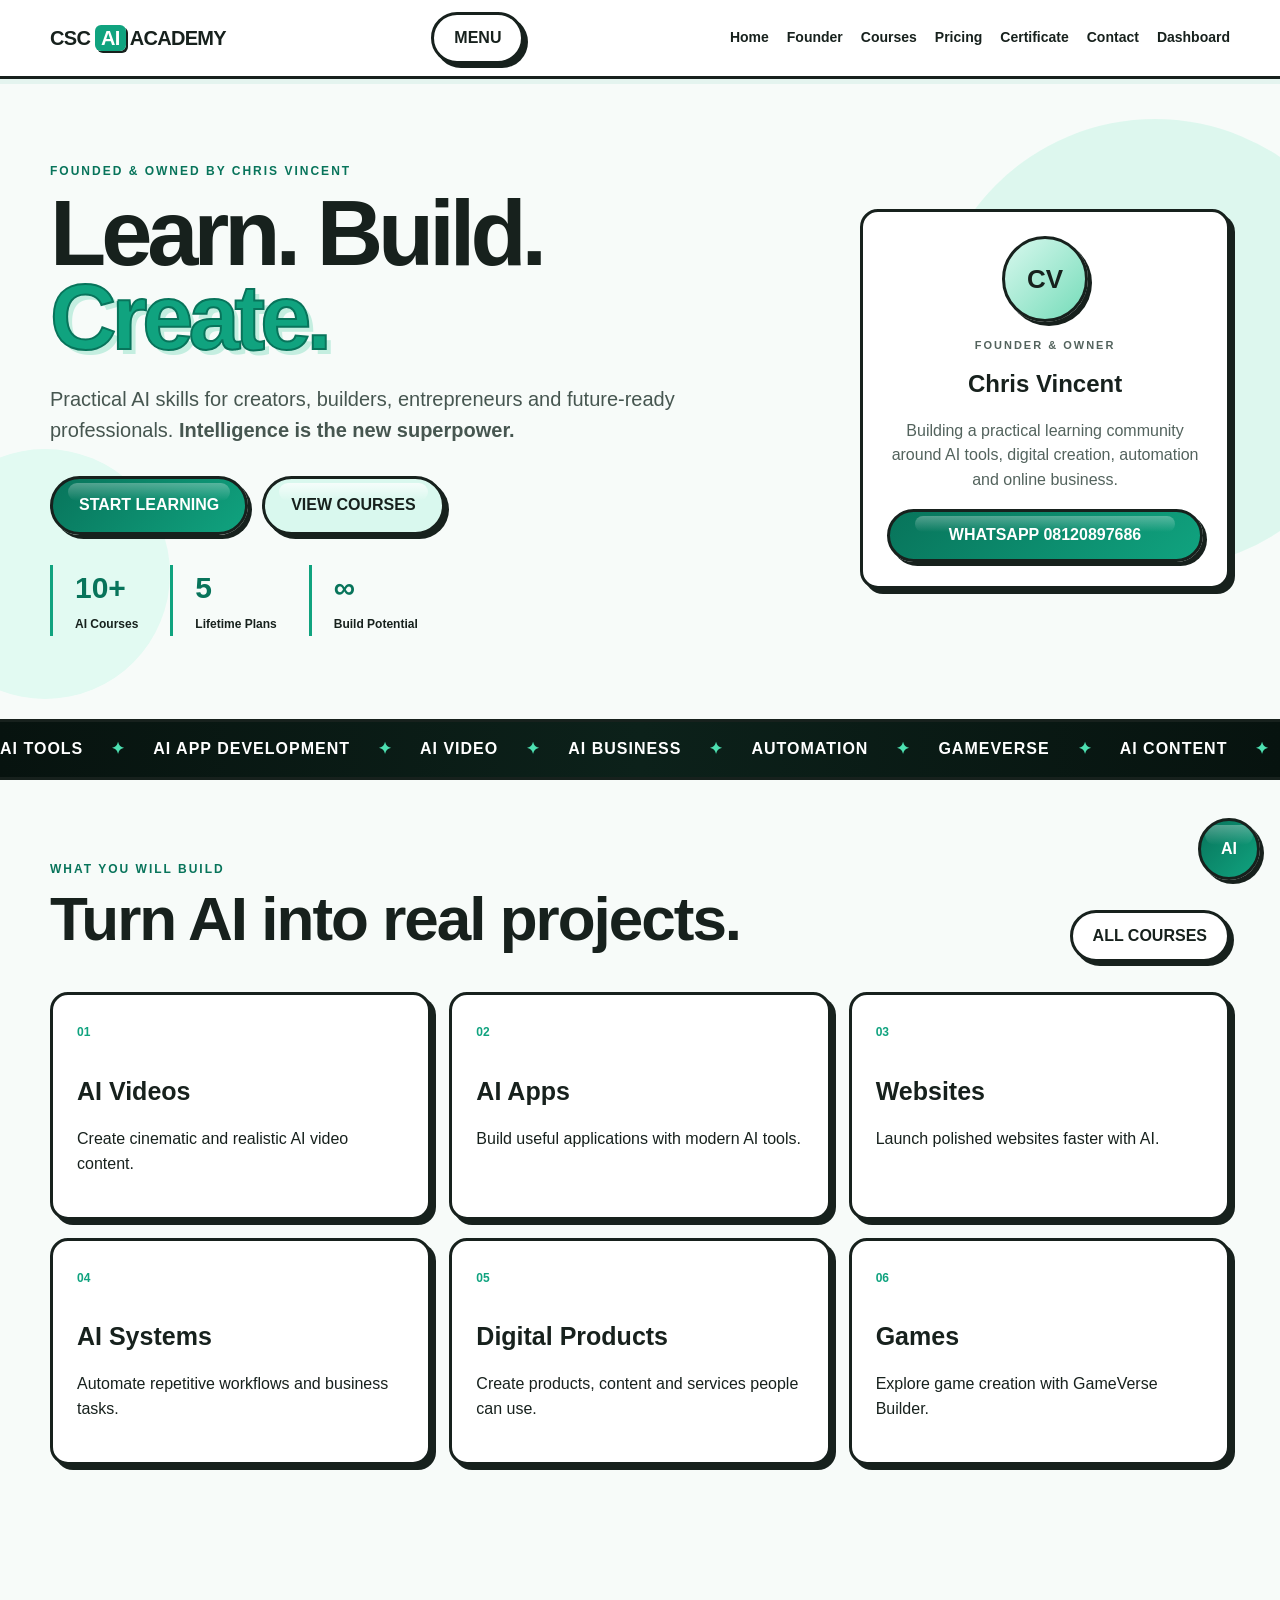
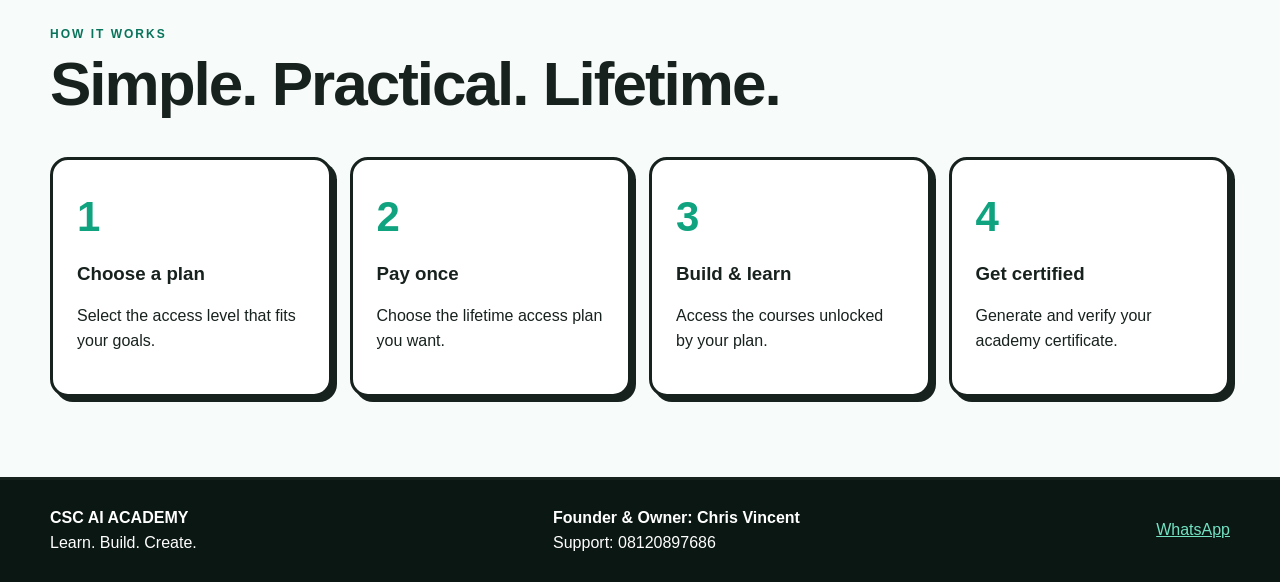
<file: index.html>
<!DOCTYPE html>
<html lang="en">
<head>
  <meta charset="UTF-8">
  <meta name="viewport" content="width=device-width, initial-scale=1.0">
  <meta name="theme-color" content="#ffffff">
  <meta name="description" content="CSC AI ACADEMY — Learn. Build. Create.">
  <title>CSC AI ACADEMY | Chris Vincent</title>
  <link rel="stylesheet" href="style.css">
</head>

<body>

  <!-- LOADER -->
  <div id="loader" class="loader">
    <div class="loader-box">
      <strong>CSC AI • CHRIS VINCENT</strong>
      <div class="loader-bar">
        <span></span>
      </div>
    </div>
  </div>

  <!-- NAVIGATION -->
  <header class="nav-wrap">
    <nav class="nav container">

      <a href="#home" class="brand" onclick="go('home'); return false;">
        CSC <span>AI</span> ACADEMY
      </a>

      <button class="nav-toggle btn outline" id="navToggle">
        MENU
      </button>

      <div class="nav-links" id="navLinks">
        <a href="#home" onclick="go('home'); return false;">Home</a>
        <a href="#founder" onclick="go('founder'); return false;">Founder</a>
        <a href="#courses" onclick="go('courses'); return false;">Courses</a>
        <a href="#pricing" onclick="go('pricing'); return false;">Pricing</a>
        <a href="#certificate" onclick="go('certificate'); return false;">Certificate</a>
        <a href="#contact" onclick="go('contact'); return false;">Contact</a>
        <a href="dashboard.html">Dashboard</a>
      </div>

    </nav>
  </header>


  <main>

    <!-- HOME -->
    <section id="home" class="page active">

      <div class="container hero">

        <div class="hero-copy">

          <div class="eyebrow">
            FOUNDED & OWNED BY CHRIS VINCENT
          </div>

          <h1>
            Learn. Build.
            <span>Create.</span>
          </h1>

          <p class="hero-sub">
            Practical AI skills for creators, builders, entrepreneurs
            and future-ready professionals.
            <b>Intelligence is the new superpower.</b>
          </p>

          <div class="actions">

            <button
              class="btn premium big"
              onclick="go('pricing')">
              START LEARNING
            </button>

            <button
              class="btn ghost big"
              onclick="go('courses')">
              VIEW COURSES
            </button>

          </div>

          <div class="hero-stats">

            <div>
              <b>10+</b>
              <span>AI Courses</span>
            </div>

            <div>
              <b>5</b>
              <span>Lifetime Plans</span>
            </div>

            <div>
              <b>∞</b>
              <span>Build Potential</span>
            </div>

          </div>

        </div>


        <div class="founder-mini card">

          <div class="avatar">
            CV
          </div>

          <p class="mini-label">
            FOUNDER & OWNER
          </p>

          <h2>
            Chris Vincent
          </h2>

          <p>
            Building a practical learning community around
            AI tools, digital creation, automation and online business.
          </p>

          <a
            class="btn premium w100"
            href="https://wa.me/2348120897686"
            target="_blank">
            WHATSAPP 08120897686
          </a>

        </div>

      </div>


      <!-- MARQUEE -->

      <div class="marquee">

        <div class="marquee-track">

          <span>AI TOOLS</span>
          <i>✦</i>

          <span>AI APP DEVELOPMENT</span>
          <i>✦</i>

          <span>AI VIDEO</span>
          <i>✦</i>

          <span>AI BUSINESS</span>
          <i>✦</i>

          <span>AUTOMATION</span>
          <i>✦</i>

          <span>GAMEVERSE</span>
          <i>✦</i>

          <span>AI CONTENT</span>
          <i>✦</i>

        </div>

      </div>


      <!-- WHAT YOU WILL BUILD -->

      <div class="container section">

        <div class="section-head">

          <div>

            <p class="eyebrow">
              WHAT YOU WILL BUILD
            </p>

            <h2>
              Turn AI into real projects.
            </h2>

          </div>

          <button
            class="btn outline"
            onclick="go('courses')">
            ALL COURSES
          </button>

        </div>


        <div class="build-grid">

          <article class="card build">
            <span>01</span>
            <h3>AI Videos</h3>
            <p>
              Create cinematic and realistic AI video content.
            </p>
          </article>

          <article class="card build">
            <span>02</span>
            <h3>AI Apps</h3>
            <p>
              Build useful applications with modern AI tools.
            </p>
          </article>

          <article class="card build">
            <span>03</span>
            <h3>Websites</h3>
            <p>
              Launch polished websites faster with AI.
            </p>
          </article>

          <article class="card build">
            <span>04</span>
            <h3>AI Systems</h3>
            <p>
              Automate repetitive workflows and business tasks.
            </p>
          </article>

          <article class="card build">
            <span>05</span>
            <h3>Digital Products</h3>
            <p>
              Create products, content and services people can use.
            </p>
          </article>

          <article class="card build">
            <span>06</span>
            <h3>Games</h3>
            <p>
              Explore game creation with GameVerse Builder.
            </p>
          </article>

        </div>

      </div>


      <!-- HOW IT WORKS -->

      <div class="container section">

        <div class="section-head">

          <div>

            <p class="eyebrow">
              HOW IT WORKS
            </p>

            <h2>
              Simple. Practical. Lifetime.
            </h2>

          </div>

        </div>


        <div class="steps">

          <div class="step card">
            <b>1</b>
            <h3>Choose a plan</h3>
            <p>
              Select the access level that fits your goals.
            </p>
          </div>

          <div class="step card">
            <b>2</b>
            <h3>Pay once</h3>
            <p>
              Choose the lifetime access plan you want.
            </p>
          </div>

          <div class="step card">
            <b>3</b>
            <h3>Build & learn</h3>
            <p>
              Access the courses unlocked by your plan.
            </p>
          </div>

          <div class="step card">
            <b>4</b>
            <h3>Get certified</h3>
            <p>
              Generate and verify your academy certificate.
            </p>
          </div>

        </div>

      </div>

    </section>


    <!-- FOUNDER -->

    <section id="founder" class="page">

      <div class="container section">

        <div class="founder-hero card">

          <div class="avatar avatar-lg">
            CV
          </div>

          <div>

            <p class="eyebrow">
              FOUNDER & OWNER
            </p>

            <h1>
              Chris Vincent
            </h1>

            <p class="tagline">
              Learn. Build. Create.
            </p>

            <p>
              Founder of <b>CSC AI ACADEMY</b>, a practical
              academy focused on helping people understand and
              apply artificial intelligence to content, products,
              websites, apps, automation and business.
            </p>

            <a
              class="btn premium"
              href="https://wa.me/2348120897686"
              target="_blank">
              CHAT WITH CHRIS
            </a>

          </div>

        </div>


        <div class="two-col">

          <article class="card">

            <p class="eyebrow">
              THE STORY
            </p>

            <h2>
              From curiosity to creation.
            </h2>

            <p>
              CSC AI ACADEMY is built around a simple idea:
              AI should be learned by doing.
            </p>

            <p>
              Instead of keeping AI as theory, the academy
              organizes practical tracks around tools and projects
              that learners can turn into real digital work.
            </p>

          </article>


          <article class="card">

            <p class="eyebrow">
              THE MISSION
            </p>

            <h2>
              Make AI practical.
            </h2>

            <ul class="clean-list">

              <li>Learn modern AI tools.</li>

              <li>Build useful digital projects.</li>

              <li>Create professional content.</li>

              <li>Automate repetitive work.</li>

              <li>Explore AI-powered business models.</li>

            </ul>

          </article>

        </div>


        <div class="stats-grid">

          <div class="card stat-card">
            <b>10+</b>
            <span>Core courses</span>
          </div>

          <div class="card stat-card">
            <b>5</b>
            <span>Access tiers</span>
          </div>

          <div class="card stat-card">
            <b>1×</b>
            <span>Lifetime payment</span>
          </div>

          <div class="card stat-card">
            <b>24/7</b>
            <span>Digital access</span>
          </div>

        </div>

      </div>

    </section>


    <!-- COURSES -->

    <section id="courses" class="page">

      <div class="container section">

        <div class="section-head">

          <div>

            <p class="eyebrow">
              THE ACADEMY
            </p>

            <h1>
              10 AI learning tracks
            </h1>

            <p>
              Choose a plan in Pricing to unlock your courses.
            </p>

          </div>

          <button
            class="btn premium"
            onclick="go('pricing')">
            SEE PLANS
          </button>

        </div>

        <div id="coursesGrid" class="course-grid"></div>

      </div>

    </section>


    <!-- PRICING -->

    <section id="pricing" class="page">

      <div class="container section">

        <div class="section-head">

          <div>

            <p class="eyebrow">
              ONE PAYMENT • LIFETIME ACCESS
            </p>

            <h1>
              Choose your build level.
            </h1>

            <p>
              Prices are shown in Nigerian Naira.
            </p>

          </div>

        </div>

        <div id="pricingGrid" class="pricing-grid"></div>

        <div class="card compare-wrap">

          <h2>
            Plan comparison
          </h2>

          <div class="table-scroll">
            <table id="compareTable"></table>
          </div>

        </div>

      </div>

    </section>


    <!-- CERTIFICATE -->

    <section id="certificate" class="page">

      <div class="container section">

        <div class="section-head">

          <div>

            <p class="eyebrow">
              CERTIFICATION
            </p>

            <h1>
              Generate & verify your certificate.
            </h1>

            <p>
              Create your CSC AI ACADEMY certificate.
            </p>

          </div>

        </div>


        <div class="two-col">

          <form class="card form" id="certForm">

            <label>
              Full name

              <input
                id="certName"
                required
                maxlength="80"
                placeholder="Your full name">
            </label>


            <label>
              Plan

              <select id="certPlan" required></select>

            </label>


            <label>
              Date

              <input
                id="certDate"
                type="date"
                required>
            </label>


            <button
              class="btn premium big w100"
              type="submit">
              GENERATE CERTIFICATE
            </button>

          </form>


          <div
            id="certificatePreview"
            class="certificate-paper empty">

            <p>
              Certificate preview will appear here.
            </p>

          </div>

        </div>


        <div class="card form verify-box">

          <h2>
            Verify certificate
          </h2>

          <div class="inline-form">

            <input
              id="verifyId"
              placeholder="CSC-XXXX">

            <button
              class="btn"
              onclick="verifyCertificate()">
              VERIFY
            </button>

          </div>

          <div id="verifyResult"></div>

        </div>

      </div>

    </section>


    <!-- CONTACT -->

    <section id="contact" class="page">

      <div class="container section">

        <div class="section-head">

          <div>

            <p class="eyebrow">
              CONTACT
            </p>

            <h1>
              Talk to CSC AI ACADEMY.
            </h1>

          </div>

        </div>


        <div class="two-col">

          <div class="card contact-card">

            <div class="avatar">
              CV
            </div>

            <p class="eyebrow">
              FOUNDER & OWNER
            </p>

            <h2>
              Chris Vincent
            </h2>

            <p>
              <b>CSC AI ACADEMY</b>
            </p>

            <p>
              Learn. Build. Create.
            </p>

            <p>
              Intelligence is the new superpower.
            </p>

            <a
              class="btn premium w100"
              href="https://wa.me/2348120897686"
              target="_blank">
              WHATSAPP 08120897686
            </a>

          </div>


          <form
            class="card form"
            id="contactForm">

            <h2>
              Send a WhatsApp message
            </h2>

            <label>
              Your name

              <input
                id="contactName"
                required
                maxlength="80"
                placeholder="Your name">

            </label>


            <label>
              Message

              <textarea
                id="contactMessage"
                required
                maxlength="1000"
                rows="6"
                placeholder="How can we help?"></textarea>

            </label>


            <button
              class="btn premium big w100"
              type="submit">
              OPEN WHATSAPP
            </button>

          </form>

        </div>

      </div>

    </section>

  </main>


  <!-- FOOTER -->

  <footer class="footer">

    <div class="container footer-inner">

      <div>
        <b>CSC AI ACADEMY</b>
        <span>
          Learn. Build. Create.
        </span>
      </div>

      <div>
        <b>
          Founder & Owner: Chris Vincent
        </b>

        <span>
          Support: 08120897686
        </span>
      </div>

      <a
        href="https://wa.me/2348120897686"
        target="_blank">
        WhatsApp
      </a>

    </div>

  </footer>


  <!-- AI ASSISTANT -->

  <button
    id="aiButton"
    class="ai-button btn premium">
    AI
  </button>


  <aside
    id="aiPanel"
    class="ai-panel">

    <div class="ai-head">

      <div>

        <b>
          CSC AI Assistant
        </b>

        <small>
          Chris Vincent • 08120897686
        </small>

      </div>

      <button
        class="close-ai"
        onclick="toggleAI()">
        ×
      </button>

    </div>


    <div
      id="aiMessages"
      class="ai-messages">

      <div class="ai-msg bot">
        Hi! I'm the CSC AI Assistant.
        Ask about courses, plans, certificates
        or contacting Chris Vincent.
      </div>

    </div>


    <form
      id="aiForm"
      class="ai-form">

      <input
        id="aiInput"
        required
        placeholder="Ask a question...">

      <button
        class="btn premium"
        type="submit">
        SEND
      </button>

    </form>

  </aside>


  <script src="app.js"></script>

</body>
</html>
</file>
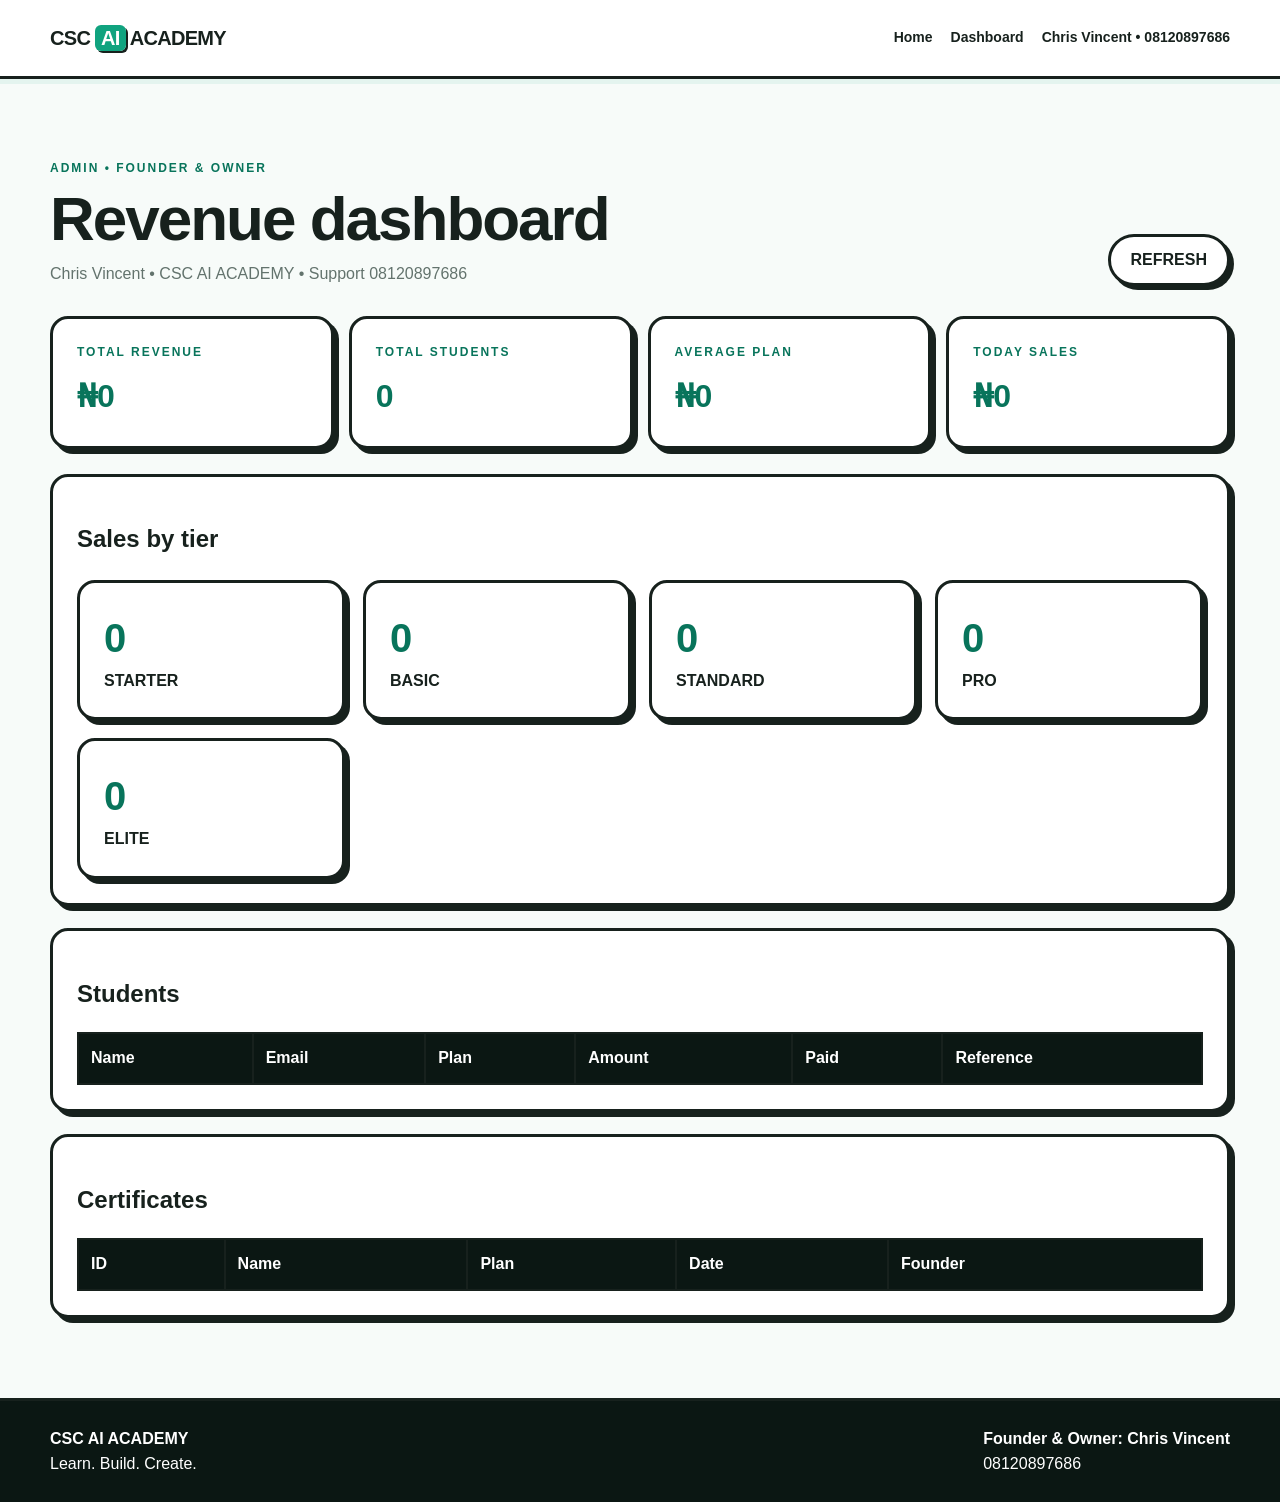
<file: admin.html>
<!DOCTYPE html>
<html lang="en">

<head>

  <meta charset="UTF-8">

  <meta
    name="viewport"
    content="width=device-width, initial-scale=1.0">

  <title>
    Admin | CSC AI ACADEMY
  </title>

  <link
    rel="stylesheet"
    href="style.css">

</head>


<body>


<header class="nav-wrap">

  <nav class="nav container">

    <a
      class="brand"
      href="index.html">

      CSC <span>AI</span> ACADEMY

    </a>


    <div
      class="nav-links"
      style="display:flex">

      <a href="index.html">
        Home
      </a>

      <a href="dashboard.html">
        Dashboard
      </a>

      <a
        href="https://wa.me/2348120897686"
        target="_blank">

        Chris Vincent • 08120897686

      </a>

    </div>

  </nav>

</header>


<main class="container section">


<div class="section-head">

  <div>

    <p class="eyebrow">
      ADMIN • FOUNDER & OWNER
    </p>

    <h1>
      Revenue dashboard
    </h1>

    <p>
      Chris Vincent
      •
      CSC AI ACADEMY
      •
      Support 08120897686
    </p>

  </div>


  <button
    class="btn outline"
    onclick="refreshAdmin()">

    REFRESH

  </button>

</div>


<div
  id="stats"
  class="admin-grid">
</div>


<div
  class="card"
  style="margin-bottom:22px">

  <h2>
    Sales by tier
  </h2>

  <div
    id="tiers"
    class="stats-grid">
  </div>

</div>


<div
  class="card"
  style="margin-bottom:22px">

  <h2>
    Students
  </h2>

  <div class="admin-table">

    <table id="students"></table>

  </div>

</div>


<div class="card">

  <h2>
    Certificates
  </h2>

  <div class="admin-table">

    <table id="certs"></table>

  </div>

</div>


</main>


<footer class="footer">

  <div class="container footer-inner">

    <div>

      <b>
        CSC AI ACADEMY
      </b>

      <span>
        Learn. Build. Create.
      </span>

    </div>


    <div>

      <b>
        Founder & Owner: Chris Vincent
      </b>

      <span>
        08120897686
      </span>

    </div>

  </div>

</footer>


<script>

const PLANS = {

  STARTER:5000,

  BASIC:10000,

  STANDARD:20000,

  PRO:50000,

  ELITE:100000

};


function users(){

  try{

    return JSON.parse(
      localStorage.getItem(
        "csc_users"
      ) || "[]"
    );

  }catch(error){

    return [];

  }

}


function certificates(){

  try{

    return JSON.parse(
      localStorage.getItem(
        "csc_certificates"
      ) || "[]"
    );

  }catch(error){

    return [];

  }

}


function refreshAdmin(){

  const students =
    users();


  const certs =
    certificates();


  const total =
    students.reduce(
      (sum,user) =>
        sum +
        Number(
          user.amount ||
          PLANS[user.plan] ||
          0
        ),
      0
    );


  const average =
    students.length
    ?
    total / students.length
    :
    0;


  const today =
    new Date()
      .toISOString()
      .slice(0,10);


  const todaySales =
    students
      .filter(
        user =>
          String(
            user.paidAt || ""
          ).slice(0,10)
          === today
      )
      .reduce(
        (sum,user) =>
          sum +
          Number(
            user.amount ||
            PLANS[user.plan] ||
            0
          ),
        0
      );


  document.getElementById(
    "stats"
  ).innerHTML = [

    [
      "TOTAL REVENUE",
      "₦" +
      total.toLocaleString("en-NG")
    ],

    [
      "TOTAL STUDENTS",
      students.length
    ],

    [
      "AVERAGE PLAN",
      "₦" +
      Math.round(
        average
      ).toLocaleString("en-NG")
    ],

    [
      "TODAY SALES",
      "₦" +
      todaySales.toLocaleString("en-NG")
    ]

  ].map(
    item => `

      <div class="card admin-stat">

        <p class="eyebrow">
          ${item[0]}
        </p>

        <b>
          ${item[1]}
        </b>

      </div>

    `
  ).join("");


  const counts = {

    STARTER:0,

    BASIC:0,

    STANDARD:0,

    PRO:0,

    ELITE:0

  };


  students.forEach(
    user => {

      if(
        counts[user.plan] !==
        undefined
      ){

        counts[user.plan]++;

      }

    }
  );


  document.getElementById(
    "tiers"
  ).innerHTML =

    Object.entries(
      counts
    ).map(
      ([name,count]) => `

        <div class="card stat-card">

          <b>
            ${count}
          </b>

          <span>
            ${name}
          </span>

        </div>

      `
    ).join("");


  document.getElementById(
    "students"
  ).innerHTML = `

    <thead>

      <tr>

        <th>Name</th>

        <th>Email</th>

        <th>Plan</th>

        <th>Amount</th>

        <th>Paid</th>

        <th>Reference</th>

      </tr>

    </thead>

    <tbody>

      ${
        students.map(
          user => `

            <tr>

              <td>
                ${escapeHTML(user.name)}
              </td>

              <td>
                ${escapeHTML(user.email)}
              </td>

              <td>
                ${escapeHTML(user.plan)}
              </td>

              <td>
                ₦${Number(
                  user.amount || 0
                ).toLocaleString("en-NG")}
              </td>

              <td>
                ${escapeHTML(
                  user.paidAt || ""
                ).slice(0,10)}
              </td>

              <td>
                ${escapeHTML(
                  user.reference || ""
                )}
              </td>

            </tr>

          `
        ).join("")
      }

    </tbody>

  `;


  document.getElementById(
    "certs"
  ).innerHTML = `

    <thead>

      <tr>

        <th>ID</th>

        <th>Name</th>

        <th>Plan</th>

        <th>Date</th>

        <th>Founder</th>

      </tr>

    </thead>

    <tbody>

      ${
        certs.map(
          cert => `

            <tr>

              <td>
                ${escapeHTML(cert.id)}
              </td>

              <td>
                ${escapeHTML(cert.name)}
              </td>

              <td>
                ${escapeHTML(cert.plan)}
              </td>

              <td>
                ${escapeHTML(cert.date)}
              </td>

              <td>
                Chris Vincent
              </td>

            </tr>

          `
        ).join("")
      }

    </tbody>

  `;

}


function escapeHTML(value){

  return String(
    value ?? ""
  ).replace(
    /[&<>"']/g,
    character => ({

      "&":"&amp;",
      "<":"&lt;",
      ">":"&gt;",
      '"':"&quot;",
      "'":"&#039;"

    })[character]
  );

}


refreshAdmin();

</script>


</body>
</html>
</file>
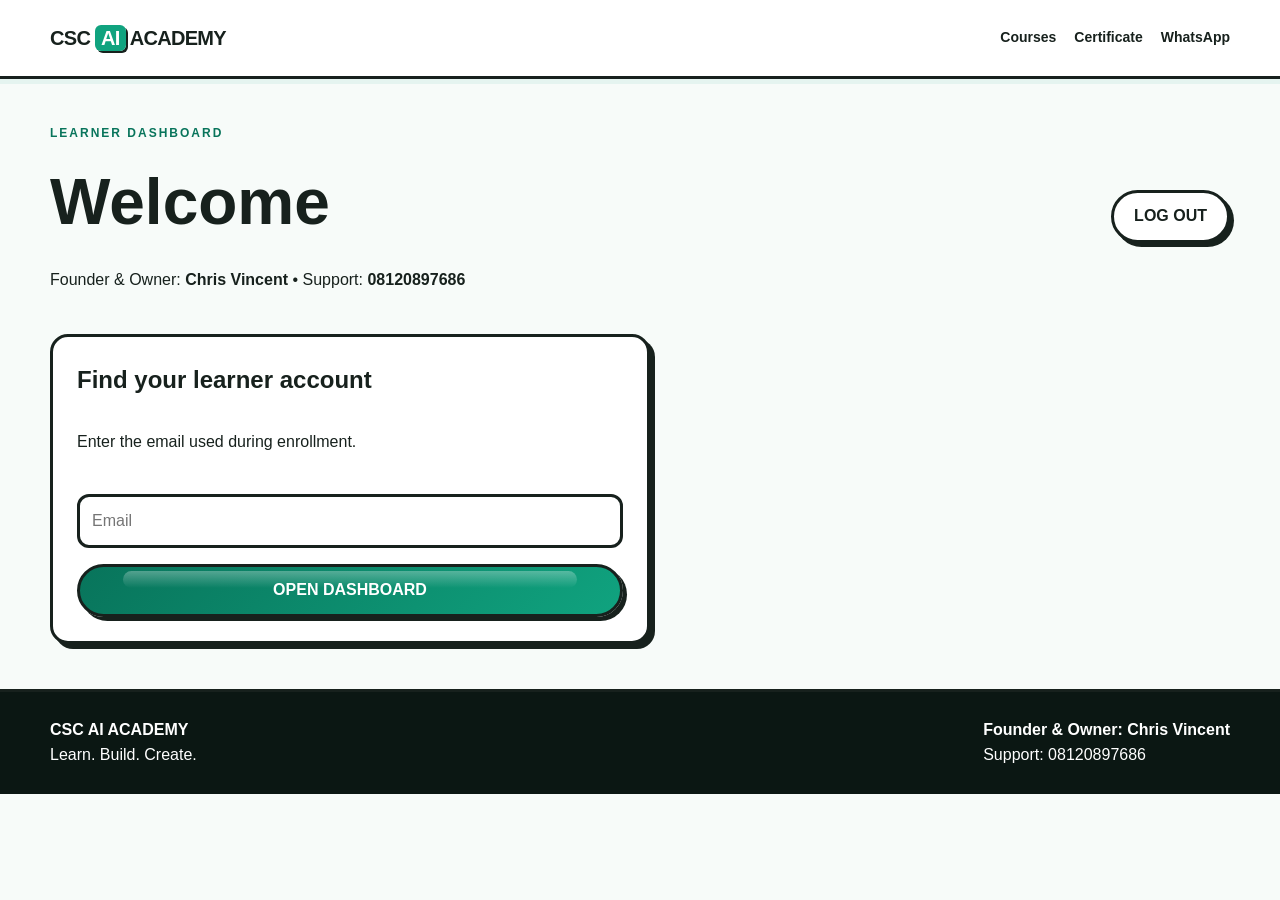
<file: dashboard.html>
<!DOCTYPE html>
<html lang="en">

<head>

  <meta charset="UTF-8">

  <meta
    name="viewport"
    content="width=device-width, initial-scale=1.0">

  <title>
    Dashboard | CSC AI ACADEMY
  </title>

  <link
    rel="stylesheet"
    href="style.css">

</head>


<body class="dashboard-shell">


<header class="nav-wrap">

  <nav class="nav container">

    <a
      class="brand"
      href="index.html">

      CSC <span>AI</span> ACADEMY

    </a>


    <div
      class="nav-links"
      style="display:flex">

      <a href="index.html#courses">
        Courses
      </a>

      <a href="index.html#certificate">
        Certificate
      </a>

      <a
        href="https://wa.me/2348120897686"
        target="_blank">

        WhatsApp

      </a>

    </div>

  </nav>

</header>


<main class="container dash-main">


<div class="dash-head">

  <div>

    <p class="eyebrow">
      LEARNER DASHBOARD
    </p>

    <h1 id="welcome">
      Welcome
    </h1>

    <p>
      Founder & Owner:
      <b>Chris Vincent</b>

      •

      Support:
      <b>08120897686</b>
    </p>

  </div>


  <button
    class="btn outline"
    onclick="logout()">

    LOG OUT

  </button>

</div>


<!-- LOGIN -->

<div
  id="loginBox"
  class="card form"
  style="max-width:600px;display:none">

  <h2>
    Find your learner account
  </h2>

  <p>
    Enter the email used during enrollment.
  </p>

  <input
    id="loginEmail"
    type="email"
    placeholder="Email">

  <button
    class="btn premium"
    onclick="login()">

    OPEN DASHBOARD

  </button>

</div>


<!-- DASHBOARD -->

<div
  id="dashContent"
  style="display:none">


<div class="dash-grid">


  <div class="card dash-card">

    <p class="eyebrow">
      YOUR PLAN
    </p>

    <h2 id="planName">
      —
    </h2>

    <p id="planAmount">
      —
    </p>

    <p>
      Lifetime access model
    </p>

  </div>


  <div class="card dash-card">

    <p class="eyebrow">
      STUDENT
    </p>

    <h2 id="studentName">
      —
    </h2>

    <p id="studentEmail">
      —
    </p>

  </div>


  <div class="card dash-card">

    <p class="eyebrow">
      SUPPORT
    </p>

    <h2>
      Chris Vincent
    </h2>

    <p>
      Founder & Owner
    </p>

    <a
      class="btn premium w100"
      href="https://wa.me/2348120897686"
      target="_blank">

      WHATSAPP

    </a>

  </div>


</div>


<div
  class="card"
  style="margin-top:18px">


  <div class="section-head">

    <div>

      <p class="eyebrow">
        YOUR COURSES
      </p>

      <h2>
        Unlocked learning
      </h2>

    </div>


    <a
      class="btn outline"
      href="index.html#certificate">

      CERTIFICATE

    </a>

  </div>


  <div id="courseList"></div>


</div>


</div>

</main>


<footer class="footer">

  <div class="container footer-inner">

    <div>

      <b>
        CSC AI ACADEMY
      </b>

      <span>
        Learn. Build. Create.
      </span>

    </div>


    <div>

      <b>
        Founder & Owner: Chris Vincent
      </b>

      <span>
        Support: 08120897686
      </span>

    </div>

  </div>

</footer>


<script>

const PLANS = [

  {
    id:"STARTER",
    rank:1
  },

  {
    id:"BASIC",
    rank:2
  },

  {
    id:"STANDARD",
    rank:3
  },

  {
    id:"PRO",
    rank:4
  },

  {
    id:"ELITE",
    rank:5
  }

];


const COURSES = [

  ["AI Tools",1],

  ["AI App Development",2],

  ["Website with AI",2],

  ["Cinematic AI Video",3],

  ["AI Content Creation",3],

  ["AI Business",3],

  ["AI Monetization",4],

  ["AI Automation",4],

  ["GameVerse Builder",4],

  ["Elite Build For You",5]

];


function getUsers(){

  try{

    return JSON.parse(
      localStorage.getItem(
        "csc_users"
      ) || "[]"
    );

  }catch(error){

    return [];

  }

}


function getUser(){

  try{

    return JSON.parse(
      localStorage.getItem(
        "csc_user"
      ) || "null"
    );

  }catch(error){

    return null;

  }

}


function planRank(plan){

  const found =
    PLANS.find(
      item => item.id === plan
    );

  return found
    ? found.rank
    : 0;

}


function render(){

  const user =
    getUser();


  const box =
    document.getElementById(
      "dashContent"
    );


  const loginBox =
    document.getElementById(
      "loginBox"
    );


  if(!user){

    loginBox.style.display =
      "flex";

    box.style.display =
      "none";

    return;

  }


  loginBox.style.display =
    "none";

  box.style.display =
    "block";


  document.getElementById(
    "welcome"
  ).textContent =
    "Welcome, " +
    user.name;


  document.getElementById(
    "studentName"
  ).textContent =
    user.name;


  document.getElementById(
    "studentEmail"
  ).textContent =
    user.email;


  document.getElementById(
    "planName"
  ).textContent =
    user.planName ||
    user.plan;


  document.getElementById(
    "planAmount"
  ).textContent =
    "Paid: ₦" +
    Number(
      user.amount || 0
    ).toLocaleString("en-NG");


  const rank =
    planRank(
      user.plan
    );


  document.getElementById(
    "courseList"
  ).innerHTML =

    COURSES.map(
      course => `

        <div
          class="course-unlock
          ${course[1] <= rank ? "" : "locked"}">

          <span>

            <b>
              ${course[0]}
            </b>

            <small>
              •
              ${
                course[1] <= rank
                ? "Unlocked"
                : "Locked"
              }
            </small>

          </span>

          ${
            course[1] <= rank
            ? "<span>✓</span>"
            : "<span>🔒</span>"
          }

        </div>

      `
    ).join("");

}


function login(){

  const email =
    document.getElementById(
      "loginEmail"
    ).value
      .trim()
      .toLowerCase();


  const user =
    getUsers().find(
      item =>
        item.email.toLowerCase()
        === email
    );


  if(!user){

    alert(
      "No learner account found for that email in this browser."
    );

    return;

  }


  localStorage.setItem(
    "csc_user",
    JSON.stringify(user)
  );


  render();

}


function logout(){

  localStorage.removeItem(
    "csc_user"
  );

  render();

}


render();

</script>


</body>
</html>
</file>
<file: style.css>
*{
  box-sizing:border-box;
}

html{
  scroll-behavior:smooth;
}

body{
  margin:0;
  background:#f7fbf9;
  color:#17211d;
  font-family:Arial,sans-serif;
  font-size:16px;
  line-height:1.55;
  overflow-x:hidden;
}

button,
input,
textarea,
select{
  font:inherit;
}

a{
  color:#17211d;
  text-decoration:none;
}

.container{
  width:min(1180px,calc(100% - 32px));
  margin:0 auto;
}


/* =========================================
   COLOR SYSTEM
========================================= */

:root{
  --black:#17211d;
  --deep:#0b1713;
  --green:#10a37f;
  --green-dark:#08745b;
  --mint:#d9f8ee;
  --mint-2:#baf0df;
  --white:#ffffff;
  --soft:#f1f8f5;
  --grey:#63736d;
  --line:#17211d;
}


/* =========================================
   LOADER
========================================= */

.loader{
  position:fixed;
  inset:0;
  background:#f7fbf9;
  display:flex;
  align-items:center;
  justify-content:center;
  z-index:99999;
  transition:opacity .25s ease;
}

.loader.is-hidden{
  opacity:0;
  pointer-events:none;
}

.loader-box{
  width:min(360px,calc(100% - 40px));
  text-align:center;
}

.loader-box strong{
  color:var(--black);
  font-size:14px;
  letter-spacing:2px;
}

.loader-bar{
  height:10px;
  border:3px solid var(--black);
  border-radius:100px;
  margin-top:18px;
  overflow:hidden;
  background:#fff;
}

.loader-bar span{
  display:block;
  height:100%;
  width:0;
  background:linear-gradient(
    90deg,
    #08745b,
    #10a37f,
    #63e6c1
  );
  animation:loadbar 1s linear forwards;
}

@keyframes loadbar{
  to{
    width:100%;
  }
}


/* =========================================
   NAVIGATION
========================================= */

.nav-wrap{
  position:sticky;
  top:0;
  z-index:1000;
  background:#ffffff;
  border-bottom:3px solid var(--black);
  box-shadow:0 5px 0 rgba(16,163,127,.08);
}

.nav{
  min-height:76px;
  display:flex;
  align-items:center;
  justify-content:space-between;
  gap:20px;
}

.brand{
  font-weight:900;
  font-size:20px;
  letter-spacing:-.7px;
}

.brand span{
  background:var(--green);
  color:#fff;
  padding:2px 6px;
  border-radius:6px;
  box-shadow:2px 2px 0 var(--black);
}

.nav-links{
  display:flex;
  align-items:center;
  gap:18px;
}

.nav-links a{
  font-weight:800;
  font-size:14px;
  transition:.2s ease;
}

.nav-links a:hover{
  color:var(--green-dark);
  transform:translateY(-2px);
}

.nav-dashboard{
  border:2px solid var(--black);
  padding:7px 12px;
  border-radius:100px;
  background:var(--mint);
}

.nav-toggle{
  display:none;
}


/* =========================================
   PAGES
========================================= */

.page{
  display:none;
  opacity:1;
  transform:none;
}

.page.active{
  display:block;
}


/* =========================================
   HERO
========================================= */

.hero{
  min-height:640px;
  display:grid;
  grid-template-columns:1.35fr .65fr;
  align-items:center;
  gap:42px;
  padding:80px 0;
  position:relative;
}

.hero::before{
  content:"";
  position:absolute;
  width:450px;
  height:450px;
  background:#c9f5e6;
  border-radius:50%;
  filter:blur(0);
  opacity:.55;
  right:-150px;
  top:40px;
  z-index:-1;
  animation:floatOrb 7s ease-in-out infinite;
}

.hero::after{
  content:"";
  position:absolute;
  width:250px;
  height:250px;
  background:#e2faf2;
  border-radius:50%;
  left:-130px;
  bottom:20px;
  z-index:-1;
  animation:floatOrb2 9s ease-in-out infinite;
}

@keyframes floatOrb{
  0%,100%{
    transform:translate(0,0);
  }
  50%{
    transform:translate(-25px,30px);
  }
}

@keyframes floatOrb2{
  0%,100%{
    transform:translate(0,0);
  }
  50%{
    transform:translate(35px,-25px);
  }
}

.eyebrow{
  color:var(--green-dark);
  font-size:12px;
  font-weight:900;
  letter-spacing:2px;
  margin:0 0 10px;
}

.hero h1{
  font-size:clamp(50px,8vw,92px);
  line-height:.92;
  letter-spacing:-5px;
  margin:0 0 24px;
}

.hero h1 span{
  display:block;
  color:var(--green);
  -webkit-text-stroke:2px var(--green-dark);
  text-shadow:5px 5px 0 #c4eee0;
}

.hero-sub{
  font-size:20px;
  max-width:700px;
  color:#465650;
}


/* =========================================
   BUTTONS
   EXACT GLASS SHINE EFFECT
========================================= */

.actions{
  display:flex;
  gap:14px;
  flex-wrap:wrap;
  margin:30px 0;
}

.btn{
  position:relative;
  overflow:hidden;
  isolation:isolate;

  display:inline-flex;
  align-items:center;
  justify-content:center;

  min-height:48px;
  padding:11px 20px;

  border-radius:100px;
  border:3px solid var(--black);

  background:#fff;
  color:var(--black);

  font-weight:900;
  cursor:pointer;

  box-shadow:4px 4px 0 var(--black);

  transition:
    transform .18s ease,
    box-shadow .18s ease,
    background .2s ease;
}

/* GLASS SHINE */

.btn::before{
  content:"";
  position:absolute;
  z-index:-1;

  top:-30%;
  left:-100%;

  width:55%;
  height:160%;

  background:
    linear-gradient(
      90deg,
      transparent,
      rgba(255,255,255,.95),
      transparent
    );

  transform:skewX(-25deg);

  transition:left .7s ease;
}

.btn::after{
  content:"";
  position:absolute;
  z-index:-1;

  left:8%;
  right:8%;
  top:4px;

  height:35%;

  border-radius:100px;

  background:
    linear-gradient(
      180deg,
      rgba(255,255,255,.75),
      transparent
    );
}

.btn:hover::before{
  left:150%;
}

.btn:hover{
  transform:translate(-2px,-2px);
  box-shadow:6px 6px 0 var(--black);
}

.btn.premium{
  background:linear-gradient(
    135deg,
    #08745b,
    #10a37f
  );
  color:#fff;
  border-color:var(--black);
}

.btn.premium::after{
  background:
    linear-gradient(
      180deg,
      rgba(255,255,255,.3),
      transparent
    );
}

.btn.ghost{
  background:var(--mint);
}

.btn.outline{
  background:#fff;
}

.btn.big{
  min-height:58px;
  padding:14px 26px;
}

.btn.w100{
  width:100%;
}


/* =========================================
   CARDS
========================================= */

.card{
  position:relative;
  background:#fff;
  border:3px solid var(--black);
  border-radius:18px;
  box-shadow:5px 5px 0 var(--black);
  padding:24px;
  transition:
    transform .25s ease,
    box-shadow .25s ease,
    border-color .25s ease;
}

.card:hover{
  transform:translateY(-5px);
  box-shadow:8px 8px 0 var(--black);
  border-color:var(--green-dark);
}


/* =========================================
   AVATAR
========================================= */

.avatar{
  width:86px;
  height:86px;
  margin:0 auto 15px;

  border:3px solid var(--black);
  border-radius:50%;

  display:grid;
  place-items:center;

  font-size:26px;
  font-weight:900;

  background:
    linear-gradient(
      135deg,
      #d8f8ee,
      #75dcb9
    );

  box-shadow:4px 4px 0 var(--black);
}

.avatar-lg{
  width:130px;
  height:130px;
  font-size:40px;
}

.founder-mini{
  text-align:center;
}

.founder-mini h2{
  margin:5px 0;
}

.founder-mini p{
  color:#53635d;
}

.mini-label{
  font-size:11px;
  font-weight:900;
  letter-spacing:2px;
}


/* =========================================
   HERO STATS
========================================= */

.hero-stats{
  display:flex;
  gap:10px;
  flex-wrap:wrap;
}

.hero-stats div{
  border-left:3px solid var(--green);
  padding:0 22px;
}

.hero-stats b{
  display:block;
  font-size:30px;
  color:var(--green-dark);
}

.hero-stats span{
  font-size:12px;
  font-weight:800;
}


/* =========================================
   MARQUEE
========================================= */

.marquee{
  border-top:3px solid var(--black);
  border-bottom:3px solid var(--black);
  overflow:hidden;

  background:
    linear-gradient(
      90deg,
      #07130f,
      #0c211a,
      #07130f
    );

  color:#fff;
}

.marquee-track{
  display:flex;
  gap:28px;
  width:max-content;
  align-items:center;
  padding:15px 0;

  font-weight:900;
  letter-spacing:1px;

  animation:marquee 22s linear infinite;
}

.marquee i{
  color:#4de0b1;
  font-style:normal;
}

@keyframes marquee{
  to{
    transform:translateX(-50%);
  }
}


/* =========================================
   SECTIONS
========================================= */

.section{
  padding:80px 0;
}

.section-head{
  display:flex;
  justify-content:space-between;
  align-items:end;
  gap:20px;
  margin-bottom:30px;
}

.section-head h1,
.section-head h2{
  font-size:clamp(36px,5vw,62px);
  line-height:1;
  margin:0 0 12px;
  letter-spacing:-2px;
}

.section-head p:not(.eyebrow){
  max-width:720px;
  margin:0;
  color:var(--grey);
}


/* =========================================
   BUILD GRID
========================================= */

.build-grid{
  display:grid;
  grid-template-columns:repeat(3,1fr);
  gap:18px;
}

.build{
  min-height:190px;
}

.build span{
  color:var(--green);
  font-weight:900;
  font-size:12px;
}

.build h3{
  font-size:25px;
  margin:28px 0 8px;
}


/* =========================================
   STEPS
========================================= */

.steps{
  display:grid;
  grid-template-columns:repeat(4,1fr);
  gap:18px;
}

.step b{
  color:var(--green);
  font-size:42px;
}

.step h3{
  margin:10px 0;
}


/* =========================================
   FOUNDER
========================================= */

.two-col{
  display:grid;
  grid-template-columns:1fr 1fr;
  gap:22px;
}

.founder-hero{
  display:grid;
  grid-template-columns:auto 1fr;
  gap:30px;
  align-items:center;
}

.founder-hero .avatar{
  margin:0;
}

.founder-hero h1{
  font-size:clamp(44px,7vw,76px);
  margin:0;
  line-height:.95;
}

.tagline{
  color:var(--green-dark);
  font-size:22px;
  font-weight:900;
}

.clean-list{
  padding-left:20px;
}

.clean-list li{
  margin:10px 0;
}


/* =========================================
   STATS
========================================= */

.stats-grid{
  display:grid;
  grid-template-columns:repeat(4,1fr);
  gap:18px;
  margin-top:22px;
}

.stat-card b{
  display:block;
  font-size:40px;
  color:var(--green-dark);
}

.stat-card span{
  font-weight:800;
}


/* =========================================
   COURSES
========================================= */

.course-grid{
  display:grid;
  grid-template-columns:repeat(2,1fr);
  gap:18px;
}

.course{
  display:flex;
  gap:18px;
  align-items:flex-start;
}

.course-num{
  min-width:52px;
  height:52px;

  border:3px solid var(--black);
  border-radius:12px;

  display:grid;
  place-items:center;

  font-weight:900;

  background:var(--mint);
  color:var(--green-dark);
}

.course h3{
  margin:0;
  font-size:24px;
}

.course p{
  margin:6px 0;
  color:var(--grey);
}

.course .level{
  color:var(--green-dark);
  font-size:11px;
  font-weight:900;
  letter-spacing:1px;
}


/* =========================================
   PRICING
========================================= */

.pricing-grid{
  display:grid;
  grid-template-columns:repeat(5,1fr);
  gap:14px;
  align-items:stretch;
  margin-bottom:30px;
}

.price-card{
  position:relative;
  padding:22px;
}

.price-card.popular{
  border-color:var(--green-dark);
  outline:5px solid var(--green);
  outline-offset:-5px;
}

.popular-badge{
  position:absolute;
  right:12px;
  top:12px;

  background:var(--green);
  color:#fff;

  border:2px solid var(--black);

  border-radius:100px;
  padding:5px 9px;

  font-size:10px;
  font-weight:900;
}

.price-card h3{
  margin:0;
  font-size:22px;
}

.price{
  color:var(--green-dark);
  font-size:38px;
  font-weight:900;
  margin:12px 0;
}

.price-card ul{
  padding-left:18px;
  min-height:180px;
}

.price-card li{
  margin:7px 0;
  font-size:13px;
}


/* =========================================
   TABLE
========================================= */

.compare-wrap{
  margin-top:28px;
}

.table-scroll{
  overflow:auto;
}

table{
  width:100%;
  border-collapse:collapse;
  min-width:700px;
}

th,
td{
  border:2px solid var(--black);
  padding:12px;
  text-align:left;
}

th{
  background:var(--deep);
  color:#fff;
}

td.yes{
  color:var(--green-dark);
  font-weight:900;
}


/* =========================================
   FORMS
========================================= */

.form{
  display:flex;
  flex-direction:column;
  gap:16px;
}

.form h2{
  margin:0;
}

.form label{
  font-weight:900;
  font-size:14px;
}

.form input,
.form textarea,
.form select,
.inline-form input,
.ai-form input{
  display:block;
  width:100%;
  margin-top:7px;

  border:3px solid var(--black);
  border-radius:12px;

  padding:12px;

  background:#fff;
  color:var(--black);

  outline:none;

  transition:.2s ease;
}

.form input:focus,
.form textarea:focus,
.form select:focus,
.ai-form input:focus{
  border-color:var(--green);
  box-shadow:4px 4px 0 var(--green);
}


/* =========================================
   CERTIFICATE
========================================= */

.certificate-paper{
  min-height:410px;

  border:8px double var(--green-dark);
  border-radius:4px;

  padding:35px;

  text-align:center;

  display:flex;
  flex-direction:column;
  justify-content:center;

  background:
    radial-gradient(
      circle at top right,
      #dff9f0,
      transparent 35%
    ),
    #fff;
}

.certificate-paper.empty{
  align-items:center;
}

.certificate-paper h2{
  font-size:42px;
  margin:5px 0;
}

.certificate-paper .cert-name{
  color:var(--green-dark);
  font-size:34px;
  font-weight:900;
}

.cert-line{
  height:2px;
  background:var(--black);
  max-width:300px;
  width:80%;
  margin:14px auto;
}

.signature{
  color:var(--green-dark);
  font-family:cursive;
  font-size:24px;
  font-weight:900;
}

.verify-box{
  margin-top:22px;
}


/* =========================================
   CONTACT
========================================= */

.contact-card{
  text-align:center;
}

.contact-card .avatar{
  margin-left:auto;
  margin-right:auto;
}


/* =========================================
   TESTIMONIALS
========================================= */

.testimonial-section{
  position:relative;
  overflow:hidden;
  background:
    linear-gradient(
      135deg,
      #ecfaf5,
      #f9fffc
    );

  border-top:3px solid var(--black);
  border-bottom:3px solid var(--black);
}

.testimonial-title{
  text-align:center;
  max-width:750px;
  margin:0 auto 45px;
}

.testimonial-title h2{
  font-size:clamp(38px,6vw,68px);
  line-height:.95;
  margin:0 0 15px;
  letter-spacing:-3px;
}

.testimonial-title h2 span{
  color:var(--green);
}

.testimonial-title p{
  color:var(--grey);
}


/* PEOPLE ROW */

.testimonial-stage{
  position:relative;
  min-height:480px;
  display:flex;
  align-items:center;
  justify-content:center;
}


/* TESTIMONIAL CARD */

.testimonial-card{
  position:absolute;
  width:min(430px,85vw);

  background:#fff;

  border:3px solid var(--black);
  border-radius:22px;

  box-shadow:7px 7px 0 var(--black);

  padding:26px;

  animation:
    testimonialFloat
    8s ease-in-out infinite;
}

.testimonial-card:nth-child(1){
  left:2%;
  top:45px;
  animation-delay:0s;
}

.testimonial-card:nth-child(2){
  right:2%;
  top:80px;
  animation-delay:1.8s;
}

.testimonial-card:nth-child(3){
  left:18%;
  bottom:10px;
  animation-delay:3.5s;
}

.testimonial-card:nth-child(4){
  right:18%;
  bottom:0;
  animation-delay:5s;
}

@keyframes testimonialFloat{

  0%,100%{
    transform:translateY(0) rotate(0deg);
  }

  25%{
    transform:translateY(-10px) rotate(-1deg);
  }

  50%{
    transform:translateY(5px) rotate(1deg);
  }

  75%{
    transform:translateY(-6px) rotate(0deg);
  }

}


/* PERSON */

.testimonial-person{
  display:flex;
  align-items:center;
  gap:13px;
  margin-bottom:16px;
}

.person-avatar{
  width:58px;
  height:58px;

  border-radius:50%;

  border:3px solid var(--black);

  display:grid;
  place-items:center;

  font-size:20px;
  font-weight:900;

  background:
    linear-gradient(
      135deg,
      #b7eedc,
      #10a37f
    );

  color:var(--black);

  flex-shrink:0;
}

.person-info strong{
  display:block;
}

.person-info span{
  color:var(--green-dark);
  font-size:12px;
  font-weight:800;
}

.testimonial-card p{
  color:#4f6059;
  margin:0;
}

.stars{
  color:#10a37f;
  letter-spacing:2px;
  margin-bottom:10px;
}


/* CHAT BUBBLES */

.chat-bubble{
  position:absolute;

  display:flex;
  align-items:center;
  gap:9px;

  background:var(--black);
  color:#fff;

  border-radius:100px;

  padding:10px 16px;

  font-size:12px;
  font-weight:800;

  box-shadow:4px 4px 0 var(--green);

  animation:
    chatFloat
    5s ease-in-out infinite;
}

.chat-bubble.one{
  top:15px;
  left:39%;
}

.chat-bubble.two{
  right:36%;
  bottom:25px;
  animation-delay:1s;
}

.chat-bubble.three{
  left:43%;
  top:46%;
  animation-delay:2s;
}

@keyframes chatFloat{

  0%,100%{
    transform:translateY(0);
  }

  50%{
    transform:translateY(-13px);
  }

}


/* CONNECTING LINES */

.connection{
  position:absolute;

  width:100px;
  height:3px;

  background:var(--green);

  transform-origin:left center;

  opacity:.45;

  animation:pulseLine 2s ease-in-out infinite;
}

.connection.one{
  left:35%;
  top:45%;
  transform:rotate(15deg);
}

.connection.two{
  right:35%;
  top:45%;
  transform:rotate(165deg);
}

@keyframes pulseLine{

  0%,100%{
    opacity:.2;
  }

  50%{
    opacity:.8;
  }

}


/* =========================================
   FOOTER
========================================= */

.footer{
  border-top:3px solid var(--black);
  background:var(--deep);
  color:#fff;
  padding:26px 0;
}

.footer-inner{
  display:flex;
  justify-content:space-between;
  align-items:center;
  gap:20px;
}

.footer-inner div{
  display:flex;
  flex-direction:column;
}

.footer a{
  color:#72e2c2;
  text-decoration:underline;
}


/* =========================================
   AI BUTTON
========================================= */

.ai-button{
  position:fixed;

  right:20px;
  bottom:20px;

  z-index:1200;

  width:62px;
  height:62px;

  padding:0;

  animation:
    aiPulse
    3s ease-in-out infinite;
}

@keyframes aiPulse{

  0%,100%{
    box-shadow:4px 4px 0 var(--black);
  }

  50%{
    box-shadow:
      4px 4px 0 var(--black),
      0 0 0 8px rgba(16,163,127,.15),
      0 0 30px rgba(16,163,127,.3);
  }

}


/* =========================================
   AI PANEL
========================================= */

.ai-panel{
  display:none;

  position:fixed;

  right:20px;
  bottom:92px;

  width:min(390px,calc(100% - 30px));
  height:520px;

  background:#fff;

  border:3px solid var(--black);
  border-radius:18px;

  box-shadow:8px 8px 0 var(--black);

  z-index:1199;

  overflow:hidden;
}

.ai-panel.open{
  display:flex;
  flex-direction:column;
}

.ai-head{
  padding:15px;

  border-bottom:3px solid var(--black);

  background:
    linear-gradient(
      135deg,
      #ecfaf5,
      #fff
    );

  display:flex;
  justify-content:space-between;
}

.ai-head small{
  display:block;
  font-size:11px;
  color:var(--green-dark);
}

.close-ai{
  border:0;
  background:#fff;
  font-size:28px;
  cursor:pointer;
}

.ai-messages{
  flex:1;
  overflow:auto;
  padding:15px;
}

.ai-msg{
  padding:11px 13px;

  border:2px solid var(--black);
  border-radius:14px;

  margin-bottom:10px;

  max-width:90%;
}

.ai-msg.bot{
  background:var(--mint);
}

.ai-msg.user{
  margin-left:auto;
  background:#e7e9e8;
}

.ai-form{
  display:flex;
  gap:8px;

  padding:10px;

  border-top:3px solid var(--black);
}

.ai-form input{
  margin:0;
}

.ai-form .btn{
  padding:8px 12px;
}


/* =========================================
   DASHBOARD
========================================= */

.dashboard-shell{
  min-height:100vh;
  background:#f7fbf9;
}

.dash-main{
  padding:45px 0;
}

.dash-head{
  display:flex;
  justify-content:space-between;
  gap:20px;
  align-items:center;
  margin-bottom:25px;
}

.dash-head h1{
  margin:0;
  font-size:clamp(34px,6vw,64px);
}

.dash-grid{
  display:grid;
  grid-template-columns:repeat(3,1fr);
  gap:18px;
}

.dash-card h2{
  margin-top:0;
}


/* =========================================
   COURSE UNLOCK
========================================= */

.course-unlock{
  display:flex;
  justify-content:space-between;
  gap:10px;
  align-items:center;

  border-top:2px solid var(--black);

  padding:12px 0;
}

.course-unlock span:last-child{
  color:var(--green-dark);
  font-weight:900;
}

.locked{
  opacity:.45;
}


/* =========================================
   ADMIN
========================================= */

.admin-grid{
  display:grid;
  grid-template-columns:repeat(4,1fr);
  gap:15px;
  margin-bottom:25px;
}

.admin-stat b{
  color:var(--green-dark);
  font-size:32px;
  display:block;
}

.admin-table{
  overflow:auto;
}


/* =========================================
   NOTICE
========================================= */

.notice{
  border:3px solid var(--black);
  border-radius:14px;
  padding:12px;
  margin:10px 0;
  font-weight:800;
}

.success{
  background:#dff9ef;
  border-color:var(--green-dark);
}

.danger{
  background:#ffe9e9;
}


/* =========================================
   RESPONSIVE
========================================= */

@media(max-width:980px){

  .pricing-grid{
    grid-template-columns:repeat(2,1fr);
  }

  .build-grid{
    grid-template-columns:repeat(2,1fr);
  }

  .steps{
    grid-template-columns:repeat(2,1fr);
  }

  .stats-grid{
    grid-template-columns:repeat(2,1fr);
  }

  .hero{
    grid-template-columns:1fr;
  }

  .dash-grid{
    grid-template-columns:1fr 1fr;
  }

  .admin-grid{
    grid-template-columns:repeat(2,1fr);
  }

  .testimonial-card:nth-child(1){
    left:0;
  }

  .testimonial-card:nth-child(2){
    right:0;
  }

  .testimonial-card:nth-child(3){
    left:5%;
  }

  .testimonial-card:nth-child(4){
    right:5%;
  }

}


@media(max-width:760px){

  .nav{
    min-height:68px;
  }

  .nav-toggle{
    display:inline-flex;
  }

  .nav-links{
    display:none;

    position:absolute;

    top:68px;
    left:0;
    right:0;

    background:#fff;

    border-bottom:3px solid var(--black);

    padding:14px 16px;

    flex-direction:column;
    align-items:stretch;
  }

  .nav-links.open{
    display:flex;
  }

  .nav-links a{
    padding:8px;
  }

  .hero{
    padding:55px 0;
  }

  .hero h1{
    letter-spacing:-3px;
  }

  .two-col,
  .course-grid{
    grid-template-columns:1fr;
  }

  .build-grid{
    grid-template-columns:1fr;
  }

  .steps{
    grid-template-columns:1fr;
  }

  .pricing-grid{
    grid-template-columns:1fr;
  }

  .footer-inner{
    flex-direction:column;
    align-items:flex-start;
  }

  .section-head{
    align-items:flex-start;
    flex-direction:column;
  }

  .founder-hero{
    grid-template-columns:1fr;
    text-align:center;
  }

  .founder-hero .avatar{
    margin:auto;
  }

  .inline-form{
    flex-direction:column;
  }

  .dash-grid,
  .admin-grid{
    grid-template-columns:1fr;
  }

  .ai-panel{
    right:10px;
    bottom:85px;
  }

  .ai-button{
    right:12px;
    bottom:12px;
  }


  /* MOBILE TESTIMONIALS */

  .testimonial-stage{
    min-height:760px;
    display:block;
  }

  .testimonial-card{
    position:absolute;
    width:90%;
  }

  .testimonial-card:nth-child(1){
    left:5%;
    top:20px;
  }

  .testimonial-card:nth-child(2){
    right:5%;
    top:205px;
  }

  .testimonial-card:nth-child(3){
    left:5%;
    top:390px;
    bottom:auto;
  }

  .testimonial-card:nth-child(4){
    right:5%;
    top:575px;
    bottom:auto;
  }

  .chat-bubble{
    display:none;
  }

  .connection{
    display:none;
  }

}
</file>
